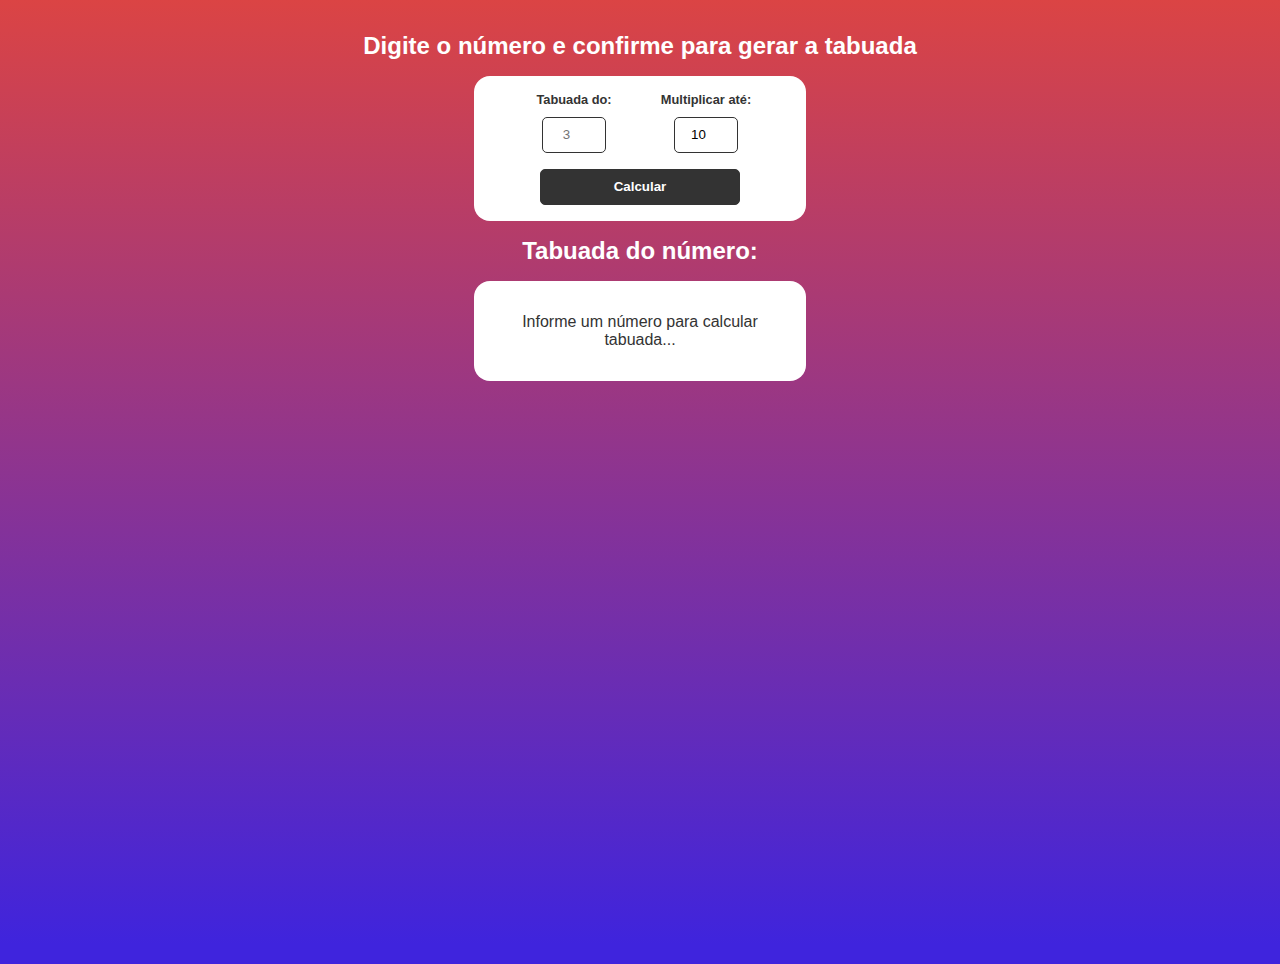
<file: 10_PROJETO_TABUADA/index.html>
<!DOCTYPE html>
<html lang="en">
<head>
    <meta charset="UTF-8">
    <meta name="viewport" content="width=device-width, initial-scale=1.0">
    <title>Tabuada JS</title>
    <script src="js/script.js" defer></script>
    <link rel="stylesheet" href="css/style.css">
</head>
<body>
    <h2>Digite o número e confirme para gerar a tabuada</h2>
    <form id="multiplication-form">
        <div class="form-control">
            <label for="number">Tabuada do:</label>
            <input type="number" name="number" id="number" placeholder="3">
        </div>
        <div class="form-control">
            <label for="multiplicator">Multiplicar até:</label>
            <input type="number" name="multiplicator" id="multiplicator" value="10">
        </div>
        <input type="submit" value="Calcular">
    </form>
    <div id="multiplication-table">
        <h2 id="multiplication-title">
            Tabuada do número: <span></span>
        </h2>
        <div id="multiplication-operations">
            <p>Informe um número para calcular tabuada...</p>

        </div>
    </div>
</body>
</html>
</file>
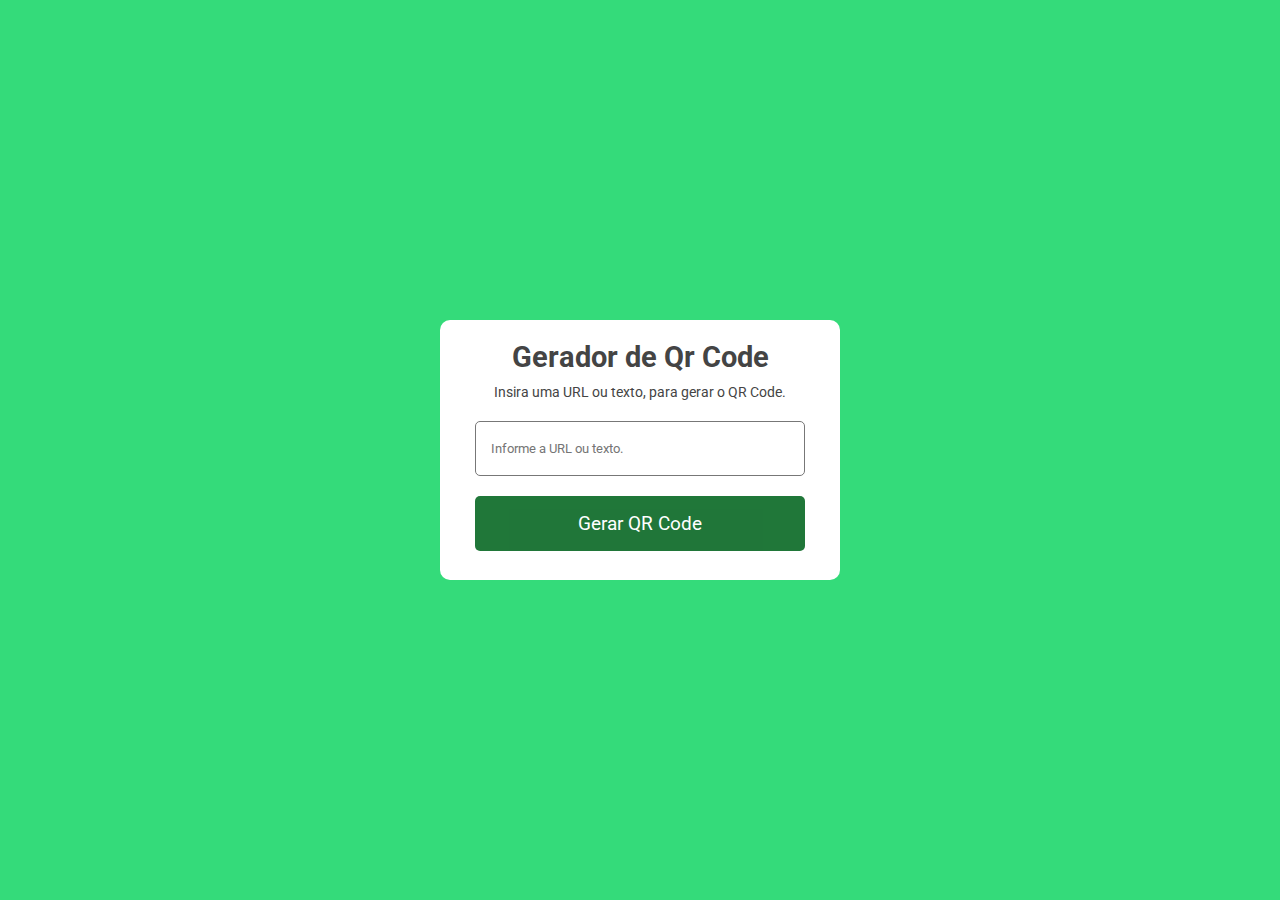
<file: 11_PROJETO_GERADOR_QRCODE/index.html>
<!DOCTYPE html>
<html lang="en">
<head>
    <meta charset="UTF-8">
    <meta name="viewport" content="width=device-width, initial-scale=1.0">
    <title>Gerador de QR Code</title>
    <!-- Fonte Roboto -->
    <link rel="preconnect" href="https://fonts.googleapis.com">
    <link rel="preconnect" href="https://fonts.gstatic.com" crossorigin>
    <link href="https://fonts.googleapis.com/css2?family=Roboto:ital,wght@0,100;0,300;0,400;0,500;0,700;0,900;1,100;1,300;1,400;1,500;1,700;1,900&display=swap" rel="stylesheet">

    <script src="js/script.js" defer></script>
    <link rel="stylesheet" href="css/styles.css">
</head>
<body>
    <div class="container">
        <header id="qr-header">
            <h1>Gerador de Qr Code</h1>
            <p>Insira uma URL ou texto, para gerar o QR Code.</p>
        </header>
        <div id="qr-form">
            <input type="text" placeholder="Informe a URL ou texto.">
            <button>Gerar QR Code</button>
        </div>
        <div id="qr-code">
            <img src="img/qrcode.png" alt="Qr Code">
        </div>
    </div>
</body>
</html>
</file>
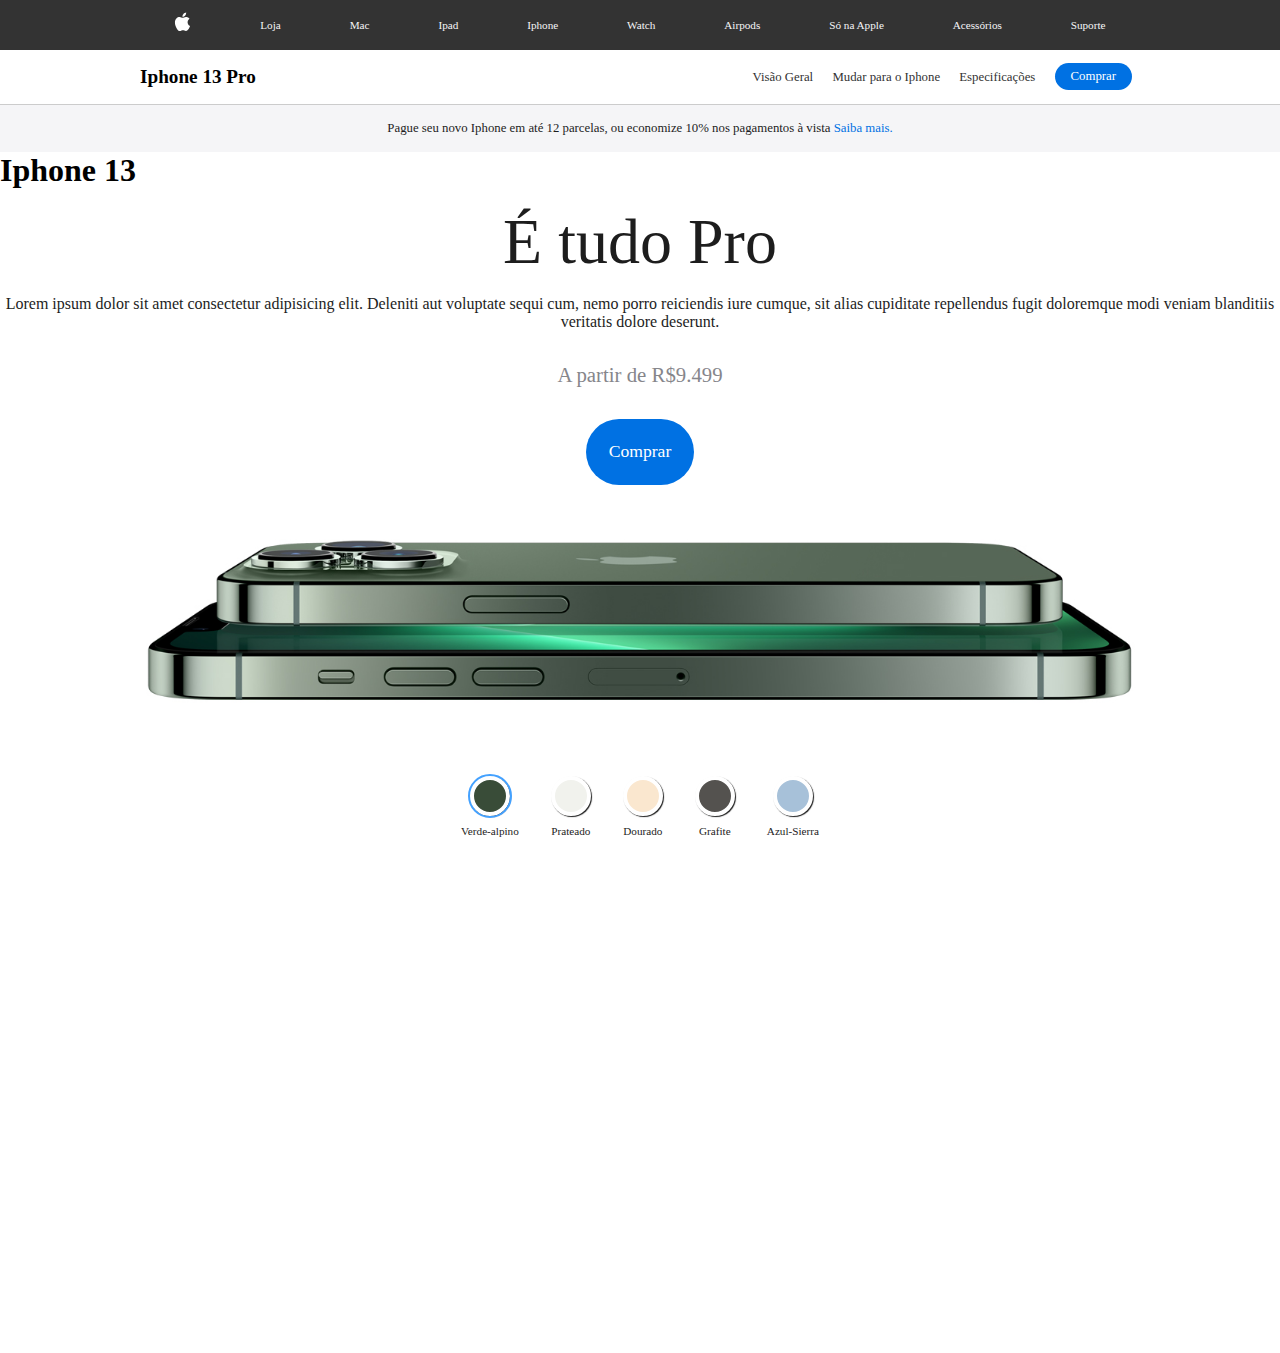
<file: 12_PROJETO_CLONE_IPHONE/index.html>
<!DOCTYPE html>
<html lang="en">
<head>
    <meta charset="UTF-8">
    <meta name="viewport" content="width=device-width, initial-scale=1.0">
    <title>Iphone 13 Pro</title>
    <script src="js/scripts.js" defer></script>
    <link rel="stylesheet" href="css/styles.css">
</head>
<body>
    <header>
        <nav>
            <ul id="navbar">
                <li id="logo">
                    <a href="#">
                        <img src="img/logo_apple.svg" alt="Apple Store">
                    </a>
                </li>
                <li>
                    <a href="#">
                        Loja
                    </a>
                </li>
                <li>
                    <a href="#">
                        Mac
                    </a>
                </li>
                <li>
                    <a href="#">
                        Ipad
                    </a>
                </li>
                <li>
                    <a href="#">
                        Iphone
                    </a>
                </li>
                <li>
                    <a href="#">
                        Watch
                    </a>
                </li>
                <li>
                    <a href="#">
                        Airpods
                    </a>
                </li>
                <li>
                    <a href="#">
                        Só na Apple
                    </a>
                </li>
                <li>
                    <a href="#">
                        Acessórios
                    </a>
                </li>
                <li>
                    <a href="#">
                        Suporte
                    </a>
                </li>
            </ul>            
        </nav>
        <div id="bottom-header">
            <div id="bottom-header-inner">
                <h3>Iphone 13 Pro</h3>
                <div id="bottom-header-links">
                    <a href="#">Visão Geral</a>
                    <a href="#">Mudar para o Iphone</a>
                    <a href="#">Especificações</a>
                    <a href="#" class="btn">Comprar</a>
                </div>
            </div>
        </div>
    </header>
    <div id="ribbon">
        <p>Pague seu novo Iphone em até 12 parcelas, ou economize 10% nos pagamentos à vista <a href="#">Saiba mais.</a></p>
    </div>
    <h1 id="title">Iphone 13</h1>
    <main id="main-content">
    <p id="subtitle">É tudo Pro</p>
    <p id="discription">
        Lorem ipsum dolor sit amet consectetur adipisicing elit. Deleniti aut voluptate sequi cum, nemo porro reiciendis iure cumque, sit alias cupiditate repellendus fugit doloremque modi veniam blanditiis veritatis dolore deserunt.
    </p>
    <p id="price">A partir de R$9.499</p>
    <a href="#" class="btn">Comprar</a>
    <img src="img/iphone_green.jpg" alt="Iphone 13 Pro" id="product-image">
    <div id="image-picker">
        <ul>
            <li id="green">
                <span class="color selected"></span>
                <span class="description">Verde-alpino</span>
            </li>
            <li id="silver">
                <span class="color"></span>
                <span class="description">Prateado</span>
            </li>
            <li id="golden">
                <span class="color"></span>
                <span class="description">Dourado</span>
            </li>
            <li id="grafite">
                <span class="color"></span>
                <span class="description">Grafite</span>
            </li>
            <li id="blue">
                <span class="color"></span>
                <span class="description">Azul-Sierra</span>
            </li>
        </ul>
    </div>
    </main>
</body>
</html>
</file>
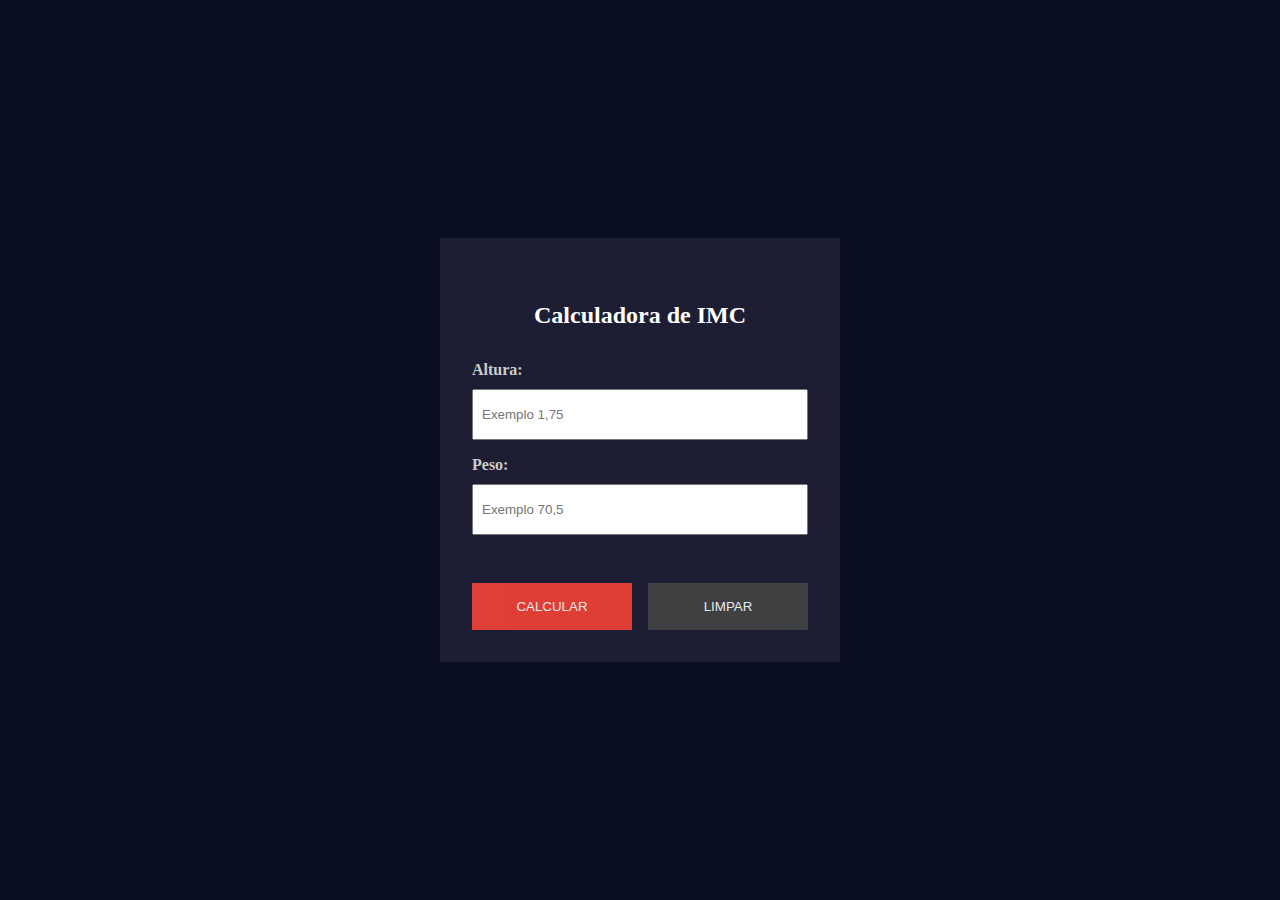
<file: 13_PROJETO_IMC/index.html>
<!DOCTYPE html>
<html lang="en">
  <head>
    <meta charset="UTF-8" />
    <meta http-equiv="X-UA-Compatible" content="IE=edge" />
    <meta name="viewport" content="width=device-width, initial-scale=1.0" />
    <title>Calculadora de IMC</title>
    <link rel="stylesheet" href="css/styles.css" />
    <link rel="preconnect" href="https://fonts.googleapis.com" />
    <link rel="preconnect" href="https://fonts.gstatic.com" crossorigin />
    <link
      href="https://fonts.googleapis.com/css2?family=Lato:ital,wght@0,100;0,300;0,400;0,700;0,900;1,100;1,300;1,400;1,700;1,900&display=swap"
      rel="stylesheet"
    />
    <script src="js/script.js" defer></script>
  </head>
  <body>
    <div class="container">
      <div id="calc-container">
        <h2>Calculadora de IMC</h2>
        <form id="imc-form">
          <div class="form-inputs">
            <div class="form-control">
              <label for="height">Altura:</label>
              <input
                type="text"
                name="height"
                id="height"
                placeholder="Exemplo 1,75"
                required
              />
            </div>
            <div class="form-control">
              <label for="weight">Peso:</label>
              <input
                type="text"
                name="weight"
                id="weight"
                placeholder="Exemplo 70,5"
              />
            </div>
          </div>
          <div class="action-control">
            <button id="calc-btn">Calcular</button>
            <button id="clear-btn">Limpar</button>
          </div>
        </form>
      </div>
      <div id="result-container" class="hide">
        <p id="imc-number">Seu IMC: <span></span></p>
        <p id="imc-info">Situação atual: <span></span></p>
        <h3>Confira as classificações</h3>
        <div id="imc-table">
          <div class="table-header">
            <h4>IMC</h4>
            <h4>Classificação</h4>
            <h4>Obesidade</h4>
          </div>
        </div>
        <button id="back-btn">Voltar</button>
      </div>
    </div>
  </body>
</html>
</file>
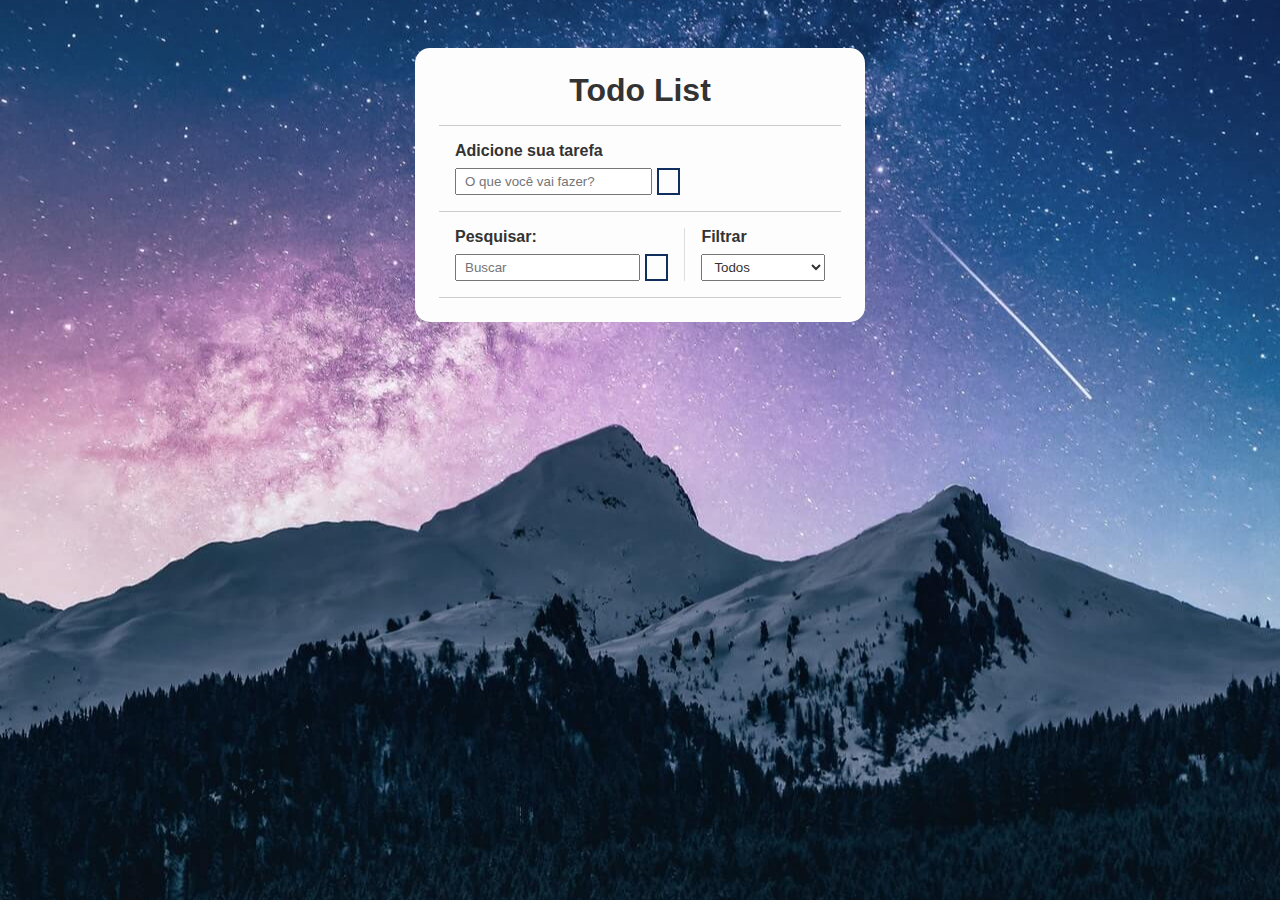
<file: 17_PROJETO_TODO_LIST_AVANCADO/index.html>
<!DOCTYPE html>
<html lang="en">
<head>
    <meta charset="UTF-8">
    <meta name="viewport" content="width=device-width, initial-scale=1.0">
    <title>Todo List</title>
    <link rel="stylesheet" href="css/styles.css">
    
    <!-- Font Awesome -->
    <link rel="stylesheet" href="https://cdnjs.cloudflare.com/ajax/libs/font-awesome/6.5.0/css/all.min.css" integrity="sha512-Avb2QiuDEEvB4bZJYdft2mNjVShBftLdPG8FJ0V7irTLQ8Uo0qcPxh4Plq7G5tGm0rU+1SPhVotteLpBERwTkw==" crossorigin="anonymous" referrerpolicy="no-referrer" />
    <script src="js/scripts.js" defer></script>
</head>
<body>
    <div class="todo-container">
        <header>
            <h1>Todo List</h1>
        </header>
        <form id="todo-form">
            <p>Adicione sua tarefa</p>
            <div class="form-control">
              <input
                type="text"
                id="todo-input"
                placeholder="O que você vai fazer?"
              />
              <button type="submit">
                <i class="fa-thin fa-plus"></i>
              </button>
            </div>
          </form>
        <form id="edit-form" class="hide">
            <p>Edite sua tarefa</p>
            <div class="form-control">
                <input type="text" id="edit-input">
                <button type="submit">
                    <i class="fa-solid fa-check-double"></i>
                </button>
            </div>
            <button id="cancel-edit-btn">
                Cancelar
            </button>
        </form>
        <div id="toolbar">
            <div id="search">
                <h4>Pesquisar: </h4>
                <form>
                    <input type="text" id="search-input" placeholder="Buscar">
                    <button id="erase-button">
                        <i class="fa-solid fa-delete-left"></i>
                    </button>
                </form>
            </div>
            <div id="filter">
                <h4>Filtrar</h4>
                <select id="filter-select">
                    <option value="all">Todos</option>
                    <option value="done">Feitos</option>
                    <option value="todo">A fazer</option>
                </select>
            </div>
        </div>        
        <div id="todo-list">
            <!-- <div class="todo">
                <h3>Estou fazendo alguma coisa...</h3>
                <button class="finish-todo">
                    <i class="fa-solid fa-check"></i>
                </button>
                <button class="edit-todo">
                    <i class="fa-solid fa-pen"></i>
                </button>
                <button class="remove-todo">
                    <i class="fa-solid fa-xmark"></i>
                </button>
            </div>
            <div class="todo done">
                <h3>Estudando...</h3>
                <button class="finish-todo">
                    <i class="fa-solid fa-check"></i>
                </button>
                <button class="edit-todo">
                    <i class="fa-solid fa-pen"></i>
                </button>
                <button class="remove-todo">
                    <i class="fa-solid fa-xmark"></i>
                </button>
            </div> -->
        </div>
        
            
        
    </div>
</body>
</html>
</file>
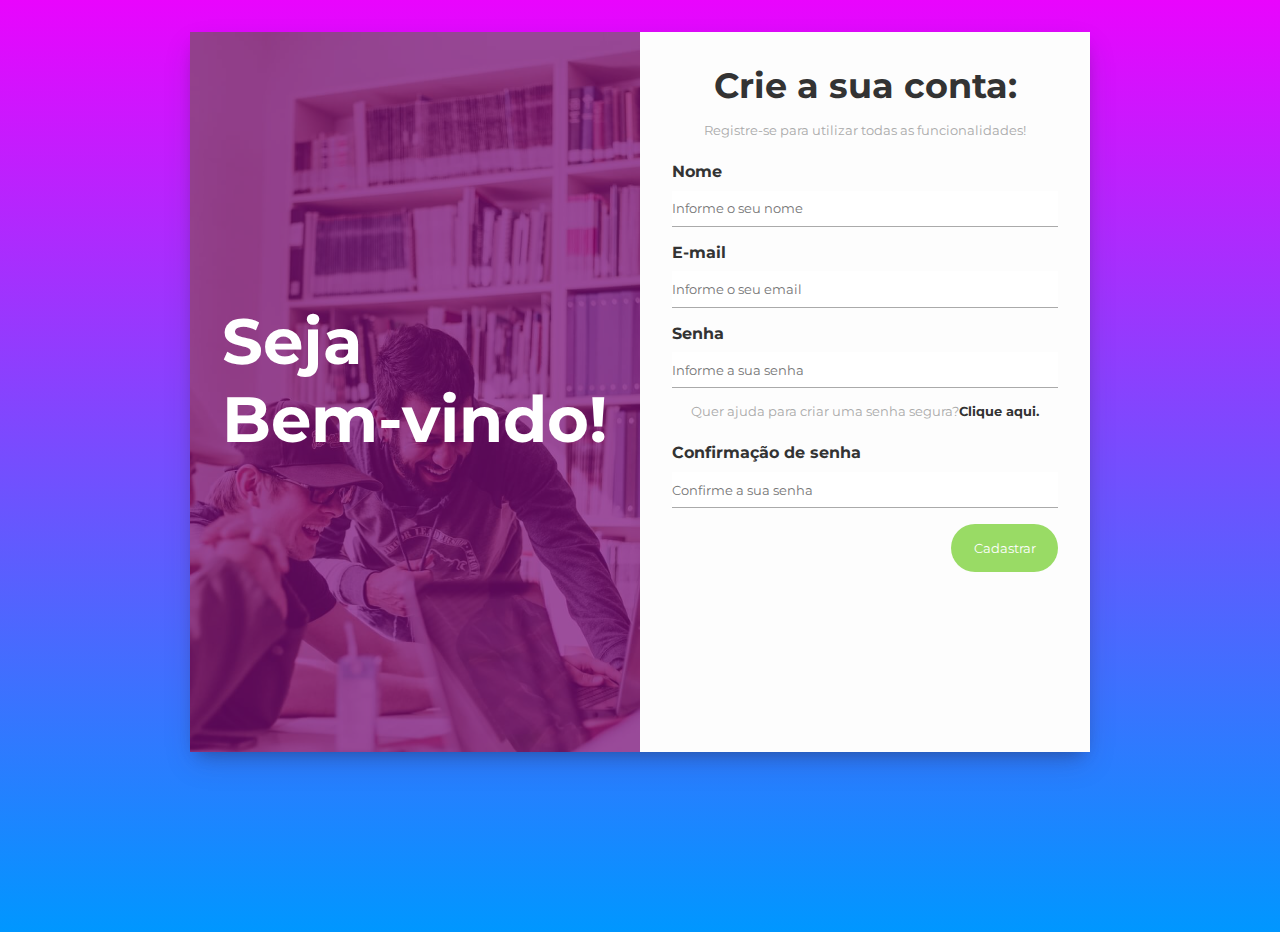
<file: 18_PROJETO_GERADOR_SENHAS/index.html>
<!DOCTYPE html>
<html lang="en">
<head>
    <meta charset="UTF-8">
    <meta name="viewport" content="width=device-width, initial-scale=1.0">
    <title>Gerador de senhas</title>
    <link rel="preconnect" href="https://fonts.googleapis.com">
<link rel="preconnect" href="https://fonts.gstatic.com" crossorigin>
<link href="https://fonts.googleapis.com/css2?family=Lato:ital,wght@0,100;0,300;0,400;0,700;0,900;1,100;1,300;1,400;1,700;1,900&family=Montserrat:ital,wght@0,100;0,200;0,300;0,400;0,500;0,600;0,700;0,800;0,900;1,100;1,200;1,300;1,400;1,500;1,600;1,700;1,800;1,900&family=Roboto:ital,wght@0,100;0,300;0,400;0,500;0,700;0,900;1,100;1,300;1,400;1,500;1,700;1,900&display=swap" rel="stylesheet">
    <link rel="stylesheet" href="css/styles.css">
    <script src="js/scripts.js" defer></script>

</head>
<body>
    
    <div id="register-container">
        <div id="register-banner">
            <div id="banner-layer">
                <h1>Seja Bem-vindo!</h1>
            </div>
        </div>
        <div id="register-form">
            <h2>Crie a sua conta:</h2>
            <p>Registre-se para utilizar todas as funcionalidades!</p>
            <div class="form-control">
                <label for="name">Nome</label>
                <input type="text" name="name" id="name" placeholder="Informe o seu nome">
            </div>
            <div class="form-control">
                <label for="email">E-mail</label>
                <input type="text" name="email" id="email" placeholder="Informe o seu email">
            </div>
            <div class="form-control">
                <label for="password">Senha</label>
                <input type="password" name="password" id="password" placeholder="Informe a sua senha">
            </div>
            <p>Quer ajuda para criar uma senha segura?<span id="open-generate-password">Clique aqui.</span></p>
            <div id="generate-options" class="hide">
                <p>Selecione as opções que deseja:</p>
                <div class="form-control">
                    <label for="lenght">Quantidade de caracteres:</label>
                    <input type="text" id="lenght" name="lenght" value="10">
                </div>
                <div class="form-control">
                    <label for="letters">Letras:</label>
                    <input type="checkbox" id="letters" name="letters" checked>
                </div>
                <div class="form-control">
                    <label for="numbers">Números</label>
                    <input type="checkbox" id="numbers" name="numbers" checked>
                </div>
                <div class="form-control">
                    <label for="symbols">Simbolos</label>
                    <input type="checkbox" id="symbols" name="symbols" checked>
                </div>
                <button id="generate-password">Criar Senha</button>
            </div>
            <div id="generated-password">
                <p>Aqui está sua senha</p>
                <h4></h4>
                <button id="copy-password">Copiar</button>
            </div>
            
            <div class="form-control">
                <label for="confirmpassword">Confirmação de senha</label>
                <input type="password" name="confirmpassword" id="confirmpassword" placeholder="Confirme a sua senha">
            </div>
            <input type="submit" value="Cadastrar">
        </div>
    </div>
</body>
</html>
</file>
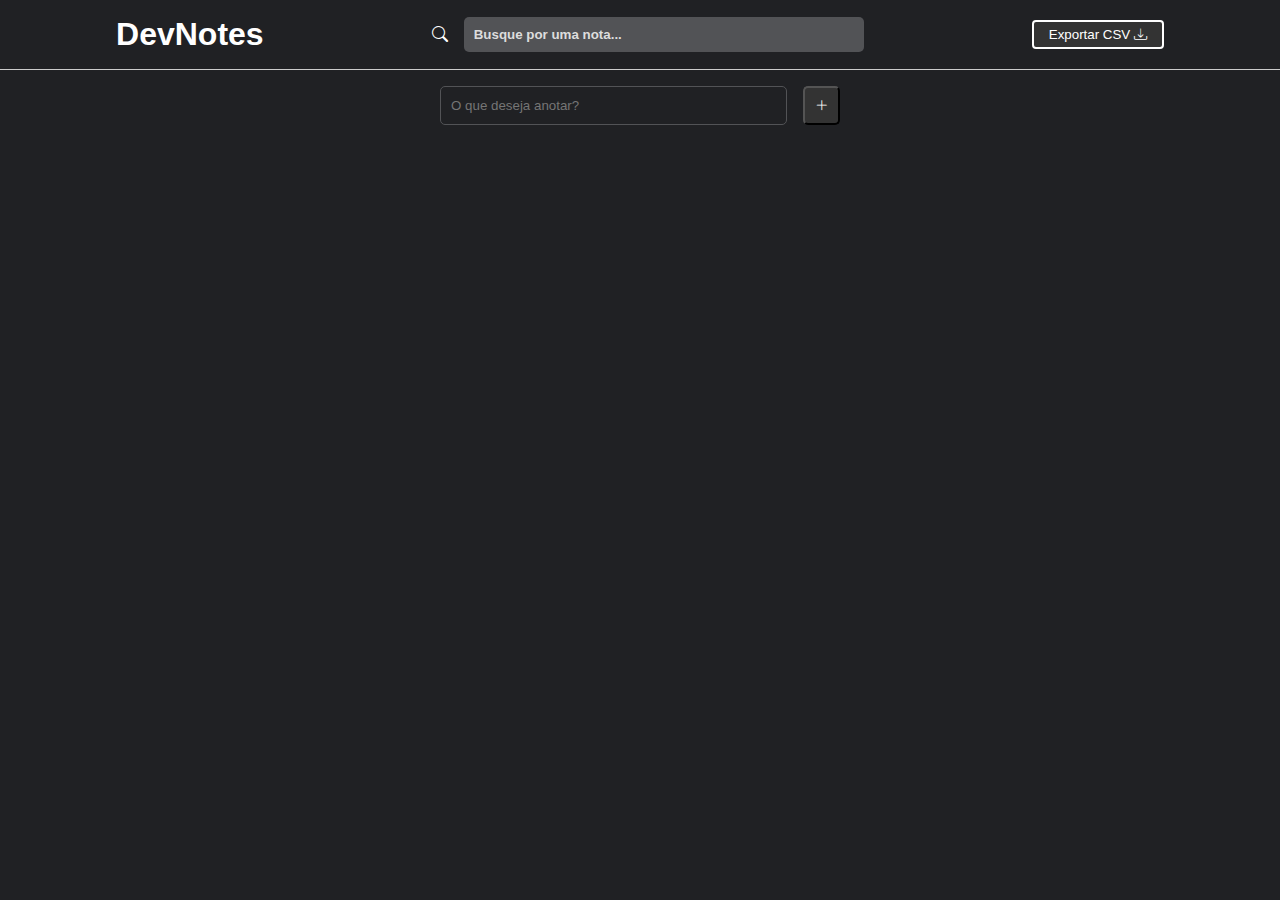
<file: 19_PROJETO_DEV_NOTES/index.html>
<!DOCTYPE html>
<html lang="en">
  <head>
    <meta charset="UTF-8" />
    <meta http-equiv="X-UA-Compatible" content="IE=edge" />
    <meta name="viewport" content="width=device-width, initial-scale=1.0" />
    <title>Notes</title>
    <!-- Bootstrap Icons -->
    <link
      rel="stylesheet"
      href="https://cdn.jsdelivr.net/npm/bootstrap-icons@1.10.1/font/bootstrap-icons.css"
    />
    <!-- CSS -->
    <link rel="stylesheet" href="css/styles.css" />
    <!-- JS -->
    <script src="js/scripts.js" defer></script>
  </head>
  <body>
    <header>
      <h1>DevNotes</h1>
      <div id="search-container">
        <i class="bi bi-search"></i>
        <input
          type="text"
          id="search-input"
          placeholder="Busque por uma nota..."
        />
      </div>
      <button id="export-notes">
        Exportar CSV <i class="bi bi-download"></i>
      </button>
    </header>
    <div id="add-note-container">
      <input type="text" id="note-content" placeholder="O que deseja anotar?" />
      <button class="add-note"><i class="bi bi-plus-lg"></i></button>
    </div>
    <div id="notes-container"></div>
  </body>
</html>
</file>
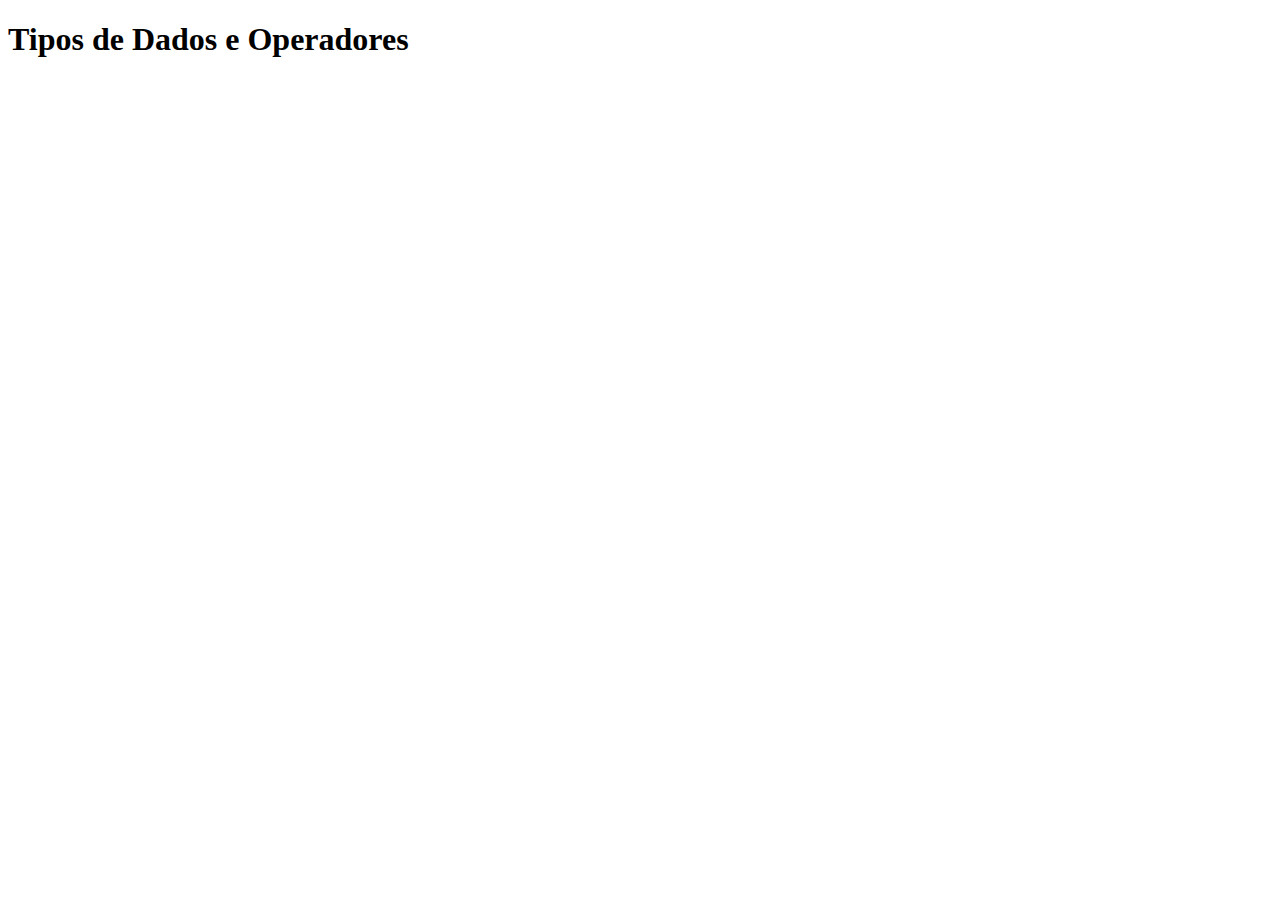
<file: 1_OPERADORES/index.html>
<!DOCTYPE html>
<html lang="en">
<head>
    <meta charset="UTF-8">
    <meta name="viewport" content="width=device-width, initial-scale=1.0">
    <title>Tipos de Dados e Operadores</title>
    <script src="js/scripts.js"></script>
</head>
<body>
    <h1>Tipos de Dados e Operadores</h1>
</body>
</html>
</file>
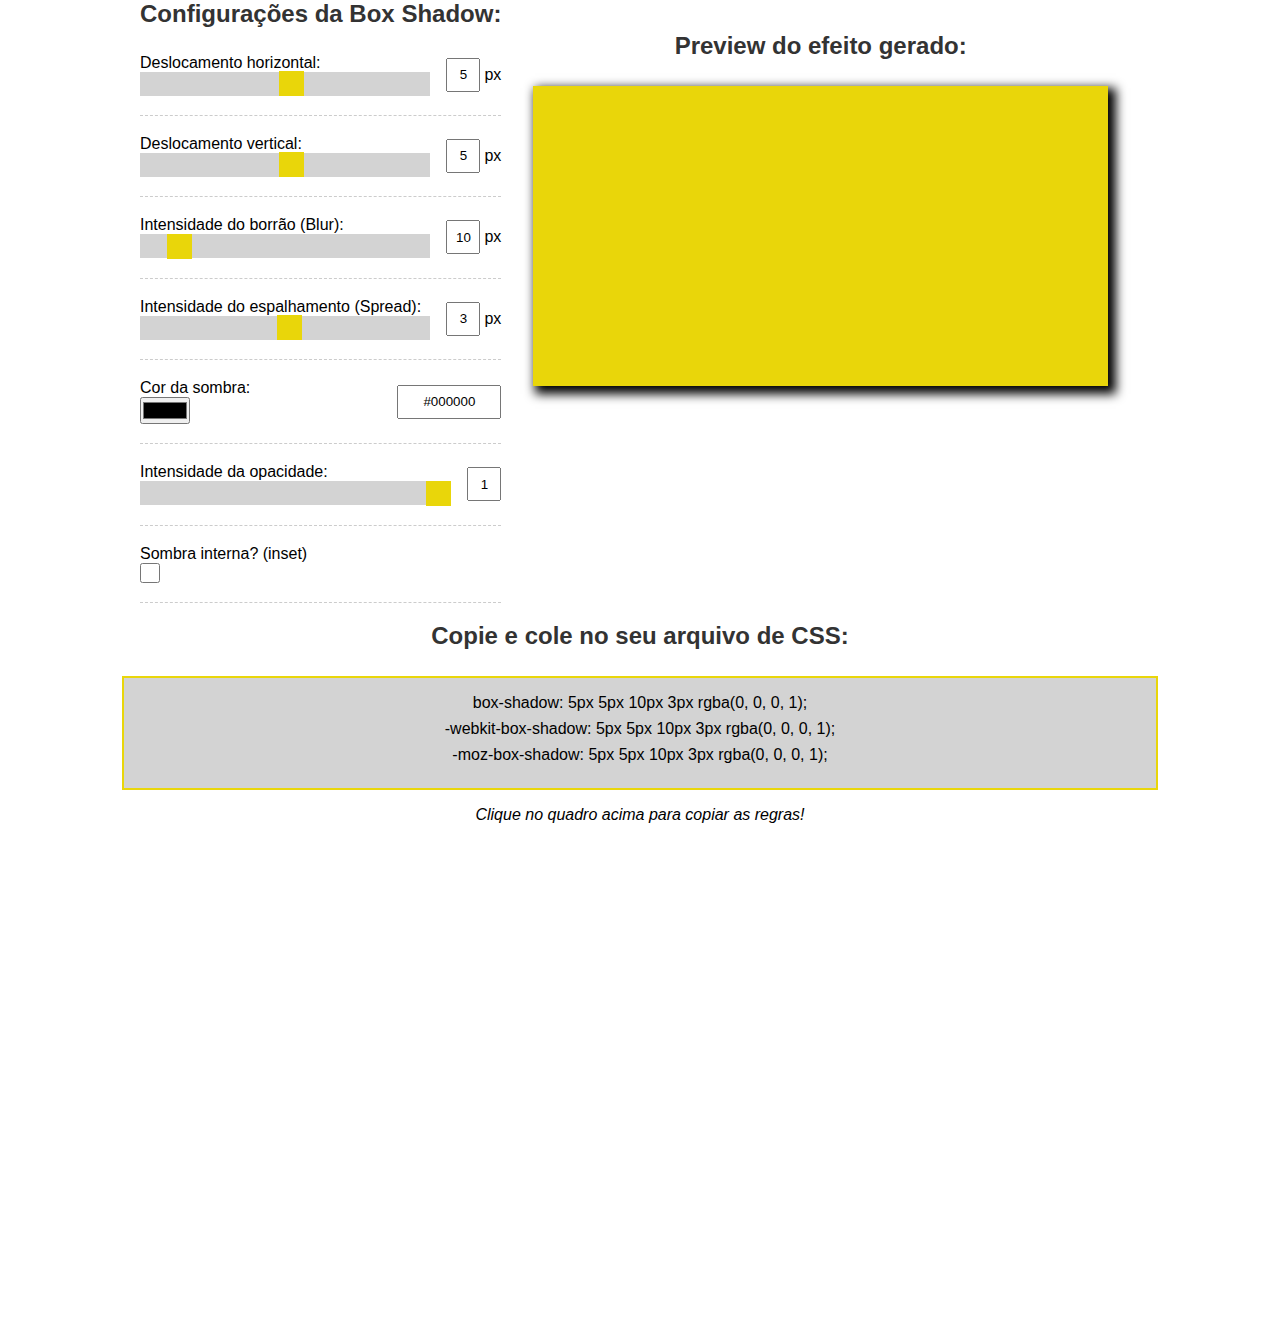
<file: 20_PROJETO_BOX_SHADOW/index.html>
<!DOCTYPE html>
<html lang="en">
<head>
    <meta charset="UTF-8">
    <meta name="viewport" content="width=device-width, initial-scale=1.0">
    <title>Box Shadow</title>
    <link rel="stylesheet" href="css/styles.css">
    <script src="js/scripts.js" defer></script>
</head>
<body>
    <div id="box-shadow-generator">
        <div id="controls-container">
            <h2>Configurações da Box Shadow:</h2>
            <div class="form-control">
                <div class="range-input">
                    <label for="horizontal">Deslocamento horizontal:</label>
                    <input type="range" id="horizontal" name="horizontal" min="-100" max="100" value="5">
                </div>
                <div class="reference-input">
                    <input type="text" id="horizontal-value" name="horizontal-value">
                    <p>px</p>
                </div>
            </div>
            <div class="form-control">
                <div class="range-input">
                    <label for="vertical">Deslocamento vertical:</label>
                    <input type="range" id="vertical" name="vertical" min="-100" max="100" value="5">
                </div>
                <div class="reference-input">
                    <input type="text" id="vertical-value" name="vertical-value">
                    <p>px</p>
                </div>
            </div>
            <div class="form-control">
                <div class="range-input">
                    <label for="blur">Intensidade do borrão (Blur):</label>
                    <input type="range" id="blur" name="blur" min="0" max="100" value="10">
                </div>
                <div class="reference-input">
                    <input type="text" id="blur-value" name="blur-value">
                    <p>px</p>
                </div>
            </div>
            <div class="form-control">
                <div class="range-input">
                    <label for="spread">Intensidade do espalhamento (Spread):</label>
                    <input type="range" id="spread" name="spread" min="-100" max="100" value="3">
                </div>
                <div class="reference-input">
                    <input type="text" id="spread-value" name="spread-value">
                    <p>px</p>
                </div>
            </div>
            <div class="form-control">
                <div class="range-input">
                        <label for="color">Cor da sombra:</label>
                        <input type="color" id="color" name="color" min="-100" max="100" value="#000000">
                    </div>
                    <div class="reference-input">
                        <input type="text" id="color-value" name="color-value">
                </div>
            </div>
            <div class="form-control">
                <div class="range-input">
                    <label for="opacity">Intensidade da opacidade:</label>
                    <input type="range" id="opacity" name="opacity" min="0" max="1" value="1" step="0.01">
                </div>
                <div class="reference-input">
                    <input type="text" id="opacity-value" name="opacity-value">
                </div>
            </div>
            <div class="form-control">
                <div class="range-input">
                 <label for="opacity">Sombra interna? (inset)</label>
                 <input type="checkbox" id="inset" name="inset">
                </div>
            </div>
        </div>
        <div id="preview">
            <h2>Preview do efeito gerado:</h2>
            <div id="box"></div>
        </div>
    </div>
    <div id="generated-rule">
        <h2>Copie e cole no seu arquivo de CSS:</h2>
        <div id="rule-area">
            <p id="rule">box-shadow: <span></span>;</p>
            <p id="webkit-rule">-webkit-box-shadow: <span></span>;</p>
            <p id="moz-rule">-moz-box-shadow: <span></span>;</p>
        </div>
        <p id="copy-instructions">Clique no quadro acima para copiar as regras!</p>
    </div>
</body>
</html>
</file>
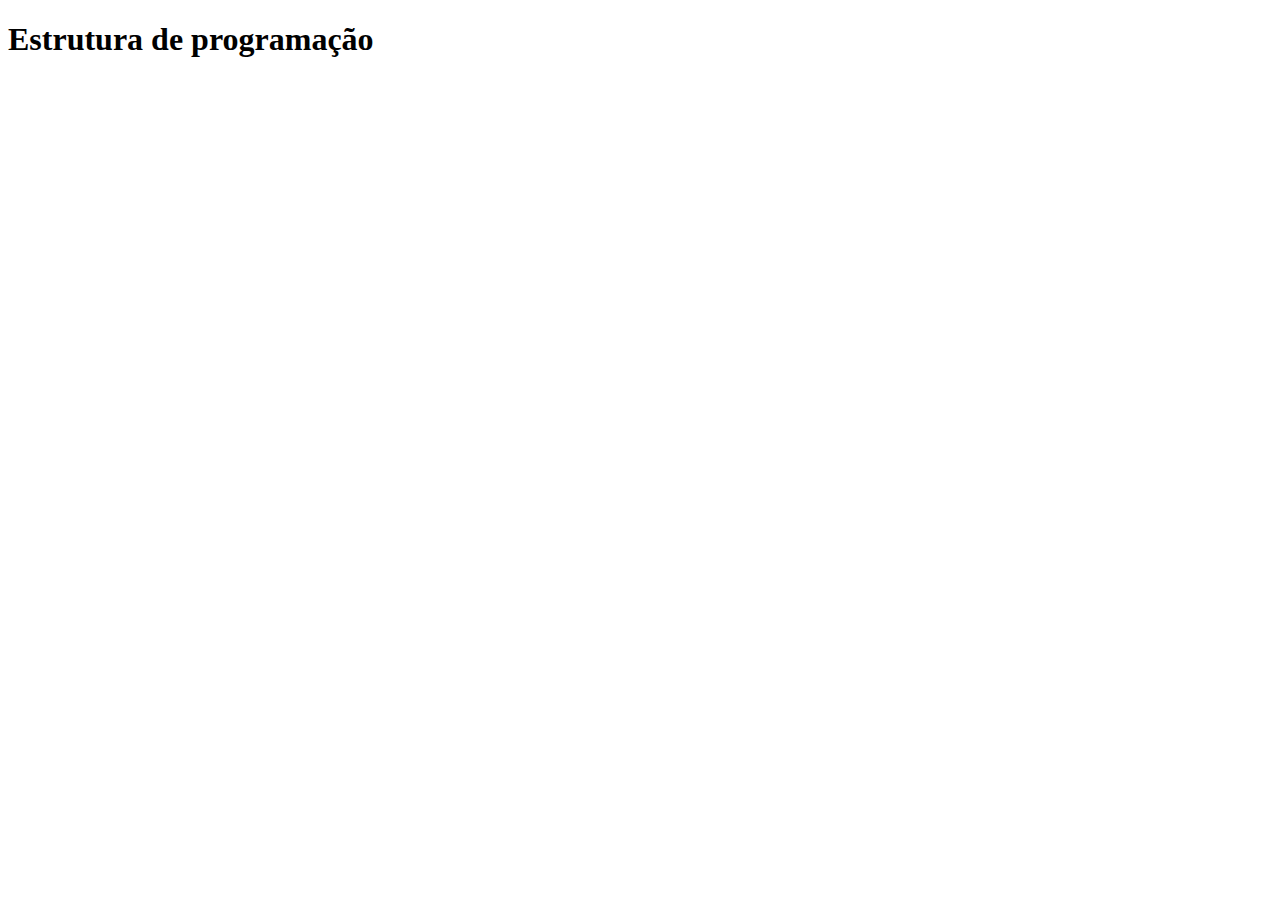
<file: 2_ESTRUTURA_DE_PROGRAMACAO/index.html>
<!DOCTYPE html>
<html lang="en">
<head>
    <meta charset="UTF-8">
    <meta name="viewport" content="width=device-width, initial-scale=1.0">
    <title>Estrutura de programação</title>
    <script src="js/scripts.js"></script>
</head>
<body>
    <h1>Estrutura de programação</h1>
</body>
</html>
</file>
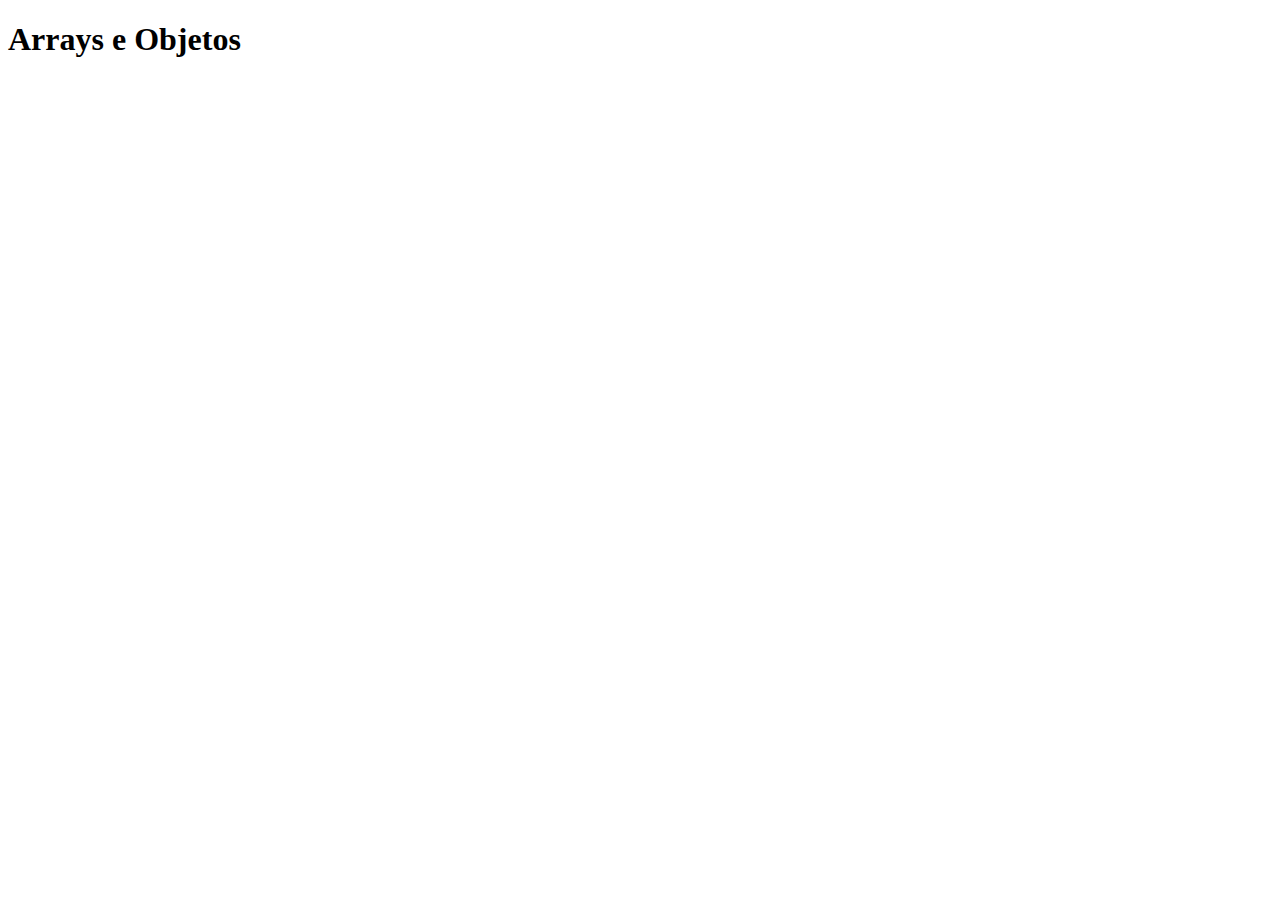
<file: 4_ARRAYS_E_OBJETOS/index.html>
<!DOCTYPE html>
<html lang="en">
<head>
    <meta charset="UTF-8">
    <meta name="viewport" content="width=device-width, initial-scale=1.0">
    <title>Arrays e Objetos</title>
    <script src="js/script.js"></script>
</head>
<body>
    <h1>Arrays e Objetos</h1>
</body>
</html>
</file>
<file: 10_PROJETO_TABUADA/css/style.css>
*{
    margin: 0;
    padding: 0;
    font-family: Arial, Helvetica, sans-serif;

}
body{
    text-align: center;
    padding: 2rem;
    min-height: 100vh;
    background: linear-gradient(180deg, #db4444 0%, #3f24dd 98%);
    color: #fff;
}
h2{
    margin-bottom: 1rem;

}
#multiplication-form{
    display: flex;
    justify-content: center;
    align-items: center;
    flex-wrap: wrap;
    margin: 1rem auto;
    max-width: 300px;
    padding: 1rem;
    background-color: #fff;
    border-radius: 1rem;
    color: #333;
}
.form-control{
    display: flex;
    flex-direction: column;
    align-items: center;
    width: 100px;
    margin: 0 1rem;

}

.form-control label{
    margin-bottom: 0.6rem;
    font-size: 0.8rem;
    font-weight: bold;

}
.form-control input{
    margin-bottom: 1rem;
    flex: 1 ;
    padding: 0.6rem 0.4rem;
    border: 1px solid #333;
    width: 50px;
    border-radius: 5px;
    text-align: center;
}

#multiplication-form input[type="submit"]{
    max-height: 50px ;
    padding: 0.6rem 1.2rem;
    width: 200px;
    color: #fff;
    background-color: #333;
    border: 1px solid #333;
    border-radius: 5px;
    cursor: pointer;
    font-weight: bold;
}

#multiplication-operations {
    display: flex;
    flex-direction: column;
    align-items: center;
    max-width: 300px;
    margin: 1rem auto;
    padding: 2rem 1rem;
    background-color: #fff;
    color: #333;
    border-radius: 1rem;
}

#multiplication-operations .row{
    display: flex;
    justify-content: center;
    border: 1px solid #ccc;
    border-bottom: none;
    padding: 0.5rem;
    width: 150px;
}
#multiplication-operations .row:last-child{
    border-bottom: 1px solid #ccc;    
}

#multiplication-operations .result{
    margin-left: 0.5rem;
}
</file>
<file: 11_PROJETO_GERADOR_QRCODE/css/styles.css>
*{
    margin: 0;
    padding: 0;
    box-sizing: border-box;
    font-family: Roboto;
}

body{
    display: flex;
    align-items: center;
    justify-content: center;
    min-height: 100vh;
    background-color: #34db7a;
}

/*Container*/
.container{
    background-color: #fff;
    height: 260px;
    width: 400px;
    border-radius: 10px;
    padding: 20px;
    transition: 0.2s;
}

.container.active{
    height: 500px;
}

/*Header*/
#qr-header{
    text-align: center;
}

#qr-header h1{
    font-size: 1.8rem;
    margin-bottom: 10px;
}

#qr-header{
    color: #444;
    font-size: 0.9rem;
}

/*Form*/
#qr-form{
    margin: 20px 15px;
}

#qr-form input,
#qr-form button{
    width: 100%;
    height: 55px;
    border: none;
    border-radius: 5px;
    font: 0.9rem;
}

#qr-form input{
    border: 1px solid #777;
    padding: 10px 15px;
}

#qr-form button{
    background-color: #086824;
    color: #fff;
    font-size: 1.2rem;
    margin-top: 20px;
    cursor: pointer;
    opacity: 0.9;
    transition: 0.4s;
}

#qr-form button:hover{
    opacity: 1;
}

/*Qr Code*/
#qr-code{
    display: flex;
    opacity: 0;
    border: 1px solid #ccc;
    padding: 30px 0;
    margin: 20px 15px;
    display: flex;
    justify-content: center;
    border-radius: 5px;
    transition: 0.5s;
}

.container.active #qr-code{
    opacity: 1;
}
</file>
<file: 12_PROJETO_CLONE_IPHONE/css/styles.css>
/*Geral*/
*{
    padding: 0;
    margin: 0;
    font-family: Verdana;
}
ul {
    list-style: none;
}
a {
    text-decoration: none;
}

/*Navbar*/

header nav {
    background-color: #333;
}
#navbar {
    display: flex;
    justify-content: space-around;
    align-items: center;
    font-size: 0.7rem;
    padding: 0 1rem;
    max-width: 1000px;
    margin: 0 auto;
}
#navbar a{
    color: #f5f5f7;
    transition: .4s;
}
#navbar a:hover{
    color: #fff;
}
#bottom-header{
    font-size: 0.8rem;
    padding: 1rem;
    border-bottom: 1px solid #ccc;
}
#bottom-header h3{
    font-size: 1.2rem;
}
#bottom-header a{
    color: #333;
}
#bottom-header-inner{
    max-width: 1000px;
    margin: 0 auto;
    display: flex;
    justify-content: space-between;
    align-items: center;
}
#bottom-header a{
    margin: 0 0.5rem;
}
#bottom-header-inner .btn,
.btn {
    background-color: #0071e3;
    border-radius: 10rem;
    padding: .4rem 1rem;
    color: #fff;
}

/*Conteúdo*/
#ribbon{
    text-align: center;
    padding: 1rem;
    background-color: #f5f5f7;
    color: #1d1d1d;
    font-size: 0.8rem;
}
#ribbon a{
    color: #0071e3;
}
#main-content{
    text-align: center;
    color: #1d1d1d;
    display: flex;
    flex-direction: column;
    justify-content: center;
}
#main-content #title{
    margin: 1rem;
    font-size: 1.2rem;

}
#main-content #subtitle{
    margin: 1rem;
    font-size: 4rem;
    font: bold;
}
#main-content #description{
    max-width: 600px;
    margin: 1rem auto;
    font-size: 1.1rem;
    line-height: 1.5rem;
}
#main-content #price{
    font-size: 1.3rem;
    color: #86868b;
    margin: 2rem;

}
#main-content .btn{
    font-size: 1.1rem;
    padding: 1.4rem;
    align-self: center;
}

#main-content #product-image{
    max-width: 1000px;
    margin: 3rem auto;
    opacity: 1;
    transition: .5s;
}
#main-content #product-image.changing{
    opacity: 0.5;
}
#image-picker{
    margin-bottom: 500px;
}
#image-picker ul{
    display: flex;
    justify-content: center;
}
#image-picker li{
   margin: 1rem;
   display: flex;
   flex-direction: column;
   align-items: center;
   cursor: pointer;
}
#image-picker li .color{
    width: 2rem;
    height: 2rem;
    border-radius: 50%;
    box-shadow: 1px 1px 1px;
    border: 4px solid #fff;
    pointer-events: none;
 }

 #image-picker li .description{
    font-size: .7rem;
    color: #1d1d1d;
    margin-top: 0.6rem;
 }

#green .color{
    background-color: #394c38 ;
}
#silver .color{
    background-color: #f1f2ed ;
}
#golden .color{
    background-color: #fae7cf ;
}
#grafite .color{
    background-color: #54524f ;
}
#blue .color{
    background-color: #a7c1d9 ;
}

.selected {
    outline: 2px solid #43a1ff;
}

/*Mobile*/
@media(max-width: 480px){
    #navbar li{
        display: none;
    }
    #navbar logo{
        display: flex;
    }
    #bottom-header-links a {
        display: none;
    }
    #bottom-header-links .btn{
        display: flex;
    }
    #main-content{
        padding: 2rem;
        overflow: hidden;
    }
    #main-content #subtitle{
        font-size: 3rem;
    }
}
</file>
<file: 13_PROJETO_IMC/css/styles.css>
*{
    margin: 0;
    padding: 0;
    box-sizing: border-box;
    font-style: "Lato", sans-serif;

}

body{
    background-color: #090e22;
    display: flex;
    justify-content: center;
    align-items: center;
    min-height: 100vh;
    color: #fff;
}

.hide{
    display: none !important;
}
.container{
    min-width: 400px;
    min-height: 400px;
    background-color: #1d1e33;
    padding: 2rem;
}

/*IMC Form*/
#calc-container h2{
    text-align: center;
    margin: 2rem;
}
.form-inputs{
    display: flex;
    flex-direction: column;
    justify-content: space-between;
}
.form-control{
    display: flex;
    flex-direction: column;
    flex: 1;
    margin-bottom: 1rem;
}
.form-control label{
    font-weight: bold;
    margin-bottom: .6rem;
    color: #ccc;
}
.form-control input{
    padding: 1rem 0.5rem;
}

.action-control{
    display: flex;
    justify-content: space-between;
    margin-top: 2rem ;
    gap: 1rem;
}
button{
    text-transform: uppercase;
    padding: 1rem .5rem;
    background-color: #f44236;
    border: none;
    color: #fff;
    cursor: pointer;
    opacity: 0.9;
    flex: 1;
}
button:hover{
    opacity: 1;
}
#clear-btn{
    background-color: #444;

}

/*Table*/
#result-container{
    text-align: center;
    display: flex;
    flex-direction: column;
}
#imc-number{
    font-size: 2.4rem;
    margin-bottom: 0.6rem;
}
#imc-info{
    font-size: 1.4rem;
    color: #ccc;
}
#imc-container h3{
    margin-top: 1rem;
    color: #fff;
}
#imc-table{
    margin: 1.5rem 0;
    font-size: 0.8rem;
}
.table-header{
    font-weight: bold;
    color: #ccc;

}
.table-header,
.table-data{
    display: flex;
    justify-content: space-between;
    margin-bottom: .5rem;
    padding-bottom: .5rem;
    border-bottom: 1px solid #444;
}
.table-header h4,
.table-data p{
    flex: 1;
}
.table-header h4:nth-child(3),
.table-data p:nth-child(3){
    max-width: 80px;
}
#back-btn{
    align-self: center;
}
.good{
    color: #12db34;
}
.low{
    color: #dbce12;
}
.medium{
    color: #db6212;
}
.high{
    color: #db1912;
}
</file>
<file: 17_PROJETO_TODO_LIST_AVANCADO/css/styles.css>
/*Geral*/
*{
    padding: 0;
    margin: 0;
    font-family: Arial, Helvetica;
    color: #333;
    box-sizing: border-box;
}
html{
    height: 100vh;
}
body{
    background-image: url("../img/bg.jpg");
    background-position: center;
    box-sizing: cover ;
}
button{
    background-color: #fdfdfd;
    color: #102f5e;
    border: 2px solid #102f5e;
    padding: .3rem .6rem;
    font-size: 1rem;
    cursor: pointer;
    display: flex;
    justify-content: center;
    align-items: center;
    transition: 0.4s;
}
button:hover{
    background-color: #102f5e;
    color: #fff;
}
button:hover > i{
    color: #fff;
}
button i{
    color:#102f5e;
    font-weight: bold;
    pointer-events: none;
}
input, 
select{
    padding: 0.25rem 0.5rem;
}
.hide{
    display: none;
}

/*TODO HEADER*/
.todo-container{
    max-width: 450px;
    margin: 3rem auto;
    background-color: #fdfdfd;
    padding: 1.5rem;
    border-radius: 15px;
}
.todo-container header{
    text-align: center;
    padding: 0 1rem 1rem;
    border-bottom: 1px solid #ccc;
}

/*TODO FORM*/
#todo-form, 
#edit-form{
    padding: 1rem;
    border-bottom: 1px solid #ccc;
}
#todo-form p,
#edit-form p{
    margin-bottom: 0.5rem;
    font-weight: bold;
}
.form-control{
    display: flex;
}
.form-control input{
    margin-right: 0.3rem;
}
#cancel-edit-btn{
    margin-top: 1rem;
}

/*TODO TOOLBAR*/
#toolbar{
    padding: 1rem;
    border-bottom: 1px solid #ccc;
    display: flex;
}
#toolbar h4{
    margin-bottom: .5rem;
}
#search{
    border-right: 1px solid #ddd;
    padding-right: 1rem;
    margin-right: 1rem;
    width: 65%;
    display: flex;
    flex-direction: column;
}
#search form{
    display: flex;

}
#search input{
    width: 100%;
    margin-right: 0.3rem; ;
}
#filter{
    width:35%;
    display: flex;
    flex-direction: column;
}
#filter select{
    flex: 1;
}

/*TODO LIST*/
.todo{
    display: flex;
    justify-content: space-around;
    align-items: center;
    padding: 1rem;
    border-bottom: 1px solid #ddd;
    transition: .3s ;
}
.todo h3{
    flex: 1;
    font-size: .9rem;

}
.todo button{
    margin-left: 0.4rem;

}
.done{
    background-color: #395169;
}
.done h3{
    color: #fff;
    text-decoration: line-through;
    font-style: italic;
}
</file>
<file: 18_PROJETO_GERADOR_SENHAS/css/styles.css>
*{
    font-family: 'Montserrat', sans-serif;
    padding: 0;
    margin: 0;
    box-sizing: border-box;
    color: #333;
}
html, 
body{
    height: auto;
    min-height: 100vh;

}
html{
    background: linear-gradient(180deg, rgb(233, 5, 253) 0%, #0097ff);

}
input:focus{
    outline: none;

}
#register-container{
    max-width: 900px;
    min-height: 80vh;
    margin: 2rem auto;
    display: flex;
    box-shadow: rgba(50, 50, 93, 0.25) 0px 13px 27px -5px,
    rgba(0, 0, 0, 0.3) 0px 8px 16px -8px;
}
#register-banner{
    background: url("../img/bg-form.jpg");
    background-size: cover;
    background-position: center;
    width: 50%;
}
#banner-layer{
    background-color: rgba(125, 12, 122, 0.7);
    height: 100%;
    padding: 2rem;
    display: flex;
    align-items: center;
}
#register-banner h1{
    font-size: 4rem;
    margin-bottom: 1.5rem;
    color: #fff ;
    word-spacing: 50rem;
}
#register-form {
    background-color: #fdfdfd;
    padding: 2rem;
    width: 50%;
    display: flex;
    flex-direction: column;
}
#register-form h2{
    text-align: center;
    margin-bottom: 1rem;
    font-size: 2.2rem;
}
#register-form p{
    text-align: center;
    margin-bottom: 1.5rem;
    color: #aaa;
    font-size: 0.8rem;
}
.form-control{
    margin-bottom: 1rem;
    display: flex;
    flex-direction: column;
}
.form-control label{
    font-weight: bold;
    margin-bottom: .6rem;
}
.form-control input{
    border: none;
    border-bottom: 1px solid #aaa;
    padding: .6rem 0;
}
#open-generate-password{
    font-weight: bold;
    cursor: pointer;
    transform: .4s;
}
#open-generate-password:hover{
    color: #0099ff;
}
#register-form #generated-password{
    border: 1px solid #0099ff;
    border-radius: 4px;
    font-weight: bold;
    font-size: 1.2rem;
    padding: .4rem;
    color: #333;
    text-align: center;
    margin-bottom: 1rem;
    display: none;
}
#register-form #generated-password p{
    color: #81d340;
    margin-bottom: 0.5rem;
}
#register-form input[type="submit"],
#generate-options button,
#copy-password{
    background-color: #81d340;
    color: #fff;
    opacity: .8;
    border: none;
    border-radius: 2rem;
    padding: 1rem 1.4rem;
    max-width: 150px;
    cursor: pointer;
    align-self: flex-end;
    transition: .4s ;
}
#register-form input[type="submit"]:hover{
    opacity: 1;
}

/*Segunda versão*/
#generate-options{
    margin-bottom: 1rem;
    padding: 1rem;
    border: 1px solid #ddd;

}
#generate-options .form-control{
    flex-direction: row;
    justify-content: space-between;
    align-items: center;
}
#generate-options label{
    font-size: .8rem;

}
#generate-options input[type="text"]{
    max-width: 30px;
    text-align: center;
    border: 1px solid #ccc;
}
#generate-options button{
    background-color: #0097ff;
    display: block;
    margin: 0 auto;
}
#copy-password{
    margin: 1rem auto;
    background-color: transparent;
    border: 2px solid #81d340;
    color: #81d340;
    padding: .5rem 1rem;
}
.hide{
    display: none;
}
</file>
<file: 19_PROJETO_DEV_NOTES/css/styles.css>
*{
    padding: 0;
    margin: 0;
    box-sizing: border-box;
    font-family: Arial, Helvetica, sans-serif;
    
}
body{
    background-color: #202124;
}

/*Cabeçalho*/
header{
    border-bottom: 1px solid #ccc;
    padding: 1rem 2rem;
    color: #fff;
    display: flex;
    align-items: center;
    justify-content: space-around;

}

#search-container{
    display: flex;
    align-items: center;
    gap: 1rem   ;
    
}
#search-input{
    background-color: #525356;
    border-radius: 5px;
    border: none;
    padding: 10px;
    font-weight: bold;
    color: #ddd;
    width: 400px;
}
#search-input::placeholder{
    color: #ddd;
}
#export-notes{
    background-color: #333;
    border: 2px solid #fff;
    border-radius: 4px;
    color: #fff;
    padding: 5px 15px;
    cursor: pointer;
    transition: .4s;
}
#export-notes:hover{
    background-color: #fff;
    color: #333;
}

/*Formulário adicionar*/
#add-note-container{
    display: flex;
    width: 400px;
    margin: 1rem auto 0;
    gap: 1rem;
}
#add-note-container input,
#add-note-container button{
    border-radius: 5px;
    padding: 10px;
}

#add-note-container input{
    flex: 1;
    background-color: transparent;
    border: 1px solid #525356;
    color: #fff;
}
#add-note-container button{
    cursor: pointer;
    background-color: #333;
    color: #fff;
}

/*Notas*/
#notes-container{
    display: grid;
    grid-template-columns: repeat(auto-fill, 250px);
    padding: 2rem;
    gap: 2rem;
}
.note{
    min-height: 200px;
    padding: 1rem;
    border: 1px solid #ccc;
    border-radius: 10px;
    background-color: #202124;
    color: #fff;
    position: relative;
}
.note textarea{
    background-color: transparent;
    resize: none;
    color: #fff;
    border: none;
    height: 100%;
    outline: none;
}
.note .bi-pin{
    position: absolute;
    left: 10px;
    bottom: 10px;
    font-size: 1.2rem;
    background-color: #333;
    cursor: pointer;
    padding: 5px;
    border-radius: 3px;
}
.note:hover > i{
    opacity: 1;
}

.note .bi-x-lg,
.note .bi-file-earmark-plus{
    position: absolute;
    right: 10px;
    top: 10px;
    font-size: 0.9rem;
    padding: 5px;
    transition: 0.3s;
    color: #555;
    cursor: pointer;
    opacity: 0;
}
.note .bi-file-earmark-plus{
    top: 40px;
}
.note .bi-x-lg:hover,
.note .bi-file-earmark-plus:hover{
    color: #fff;
}
.note.fixed{
    background-color: #3c3c3f;
}


/*Responsividade*/
@media (max-width: 450px){
    header{
        flex-direction: column;
        gap: 1rem;
        width: 100%;
    }
    #search-container{
        width: 100%;
    }
    #search-input{
        width: 100%;
    }
    #add-note-container{
        padding: 0 2rem;
        width: 100%;
    }
    #notes-container{
        grid-template-columns: repeat(auto-fill, 100%);
    }
}
</file>
<file: 20_PROJETO_BOX_SHADOW/css/styles.css>
*{
    padding: 0;
    margin: 0;
    font-family: Verdana, Geneva, Tahoma, sans-serif;

}
body{
    padding-bottom: 500px;
}
h2{
    margin-bottom: 1.6rem;
    text-align: center;
    color: #333;
}
#box-shadow-generator{
    display: flex;
    max-width: 1000px;
    margin: 0 auto;
}
#contols-container,
#preview{
    flex: 1;
    padding: 2rem;
}

/*Controles*/
.form-control{
    display: flex;
    padding-bottom: 1.2rem;
    margin-bottom: 1.2rem;
    border-bottom: 1px dashed #ccc;
}
.form-control lavel{
    font-weight: bold;
    margin-bottom: 1rem;
    color: #555;
}
.range-input{
    display: flex;
    flex-direction: column;
    flex: 1;
}
.range-input input[type="range"]{
    appearance: none;
    width: 100%;
    height: 24px;
    background-color: #d3d3d3;
    outline: none;
}
.range-input input[type="range"]::-webkit-slider-thumb{
    -webkit-appearance: none;
    appearance: none;
    width: 25px;
    height: 25px;
    background-color: #e9d60a;
    cursor: pointer;
}
.reference-input{
    display: flex;
    align-items: center;
}
.reference-input p{
    margin-left: 4px;
}
.form-control input[type="text"]{
    height: 30px;
    width: 30px;
    margin-left: 1rem;
    text-align: center;
}

/*Novas funcionalidades*/
#color-value{
    min-width: 100px;
}
#inset{
    align-self: start;
    height: 20px;
    width: 20px;
}

/*Preview*/
#box {
    width: 100%;
    height: 300px;
    background-color: #e9d60a;
}

/*área de geração*/
#generated-rule{
    text-align: center;

}
#generated-rule p{
    margin-bottom: 0.5rem;
}
#rule-area{
    background-color: #d3d3d3;
    max-width: 1000px;
    margin: 0 auto;
    border: 2px solid #e9d60a;
    padding: 1rem;
    transition: 0.4s;
    cursor: pointer;
}
#rules-area:hover{
    background-color: #dfdfdf;
}
#copy-instructions{
    font-style: italic;
    margin-top: 1rem;
}

/*Responsivo*/
@media(max-width: 425px){
    #box-shadow-generator{
        flex-direction: column;
    }
    #controls-container,
    #preview{
        padding: 1rem 2rem;
    }
    #box{
        width: 60%;
        height: 200px;
        margin: 0 auto;
    }
    #generated-rule{
        margin-top: 2rem;
    }
}
</file>
